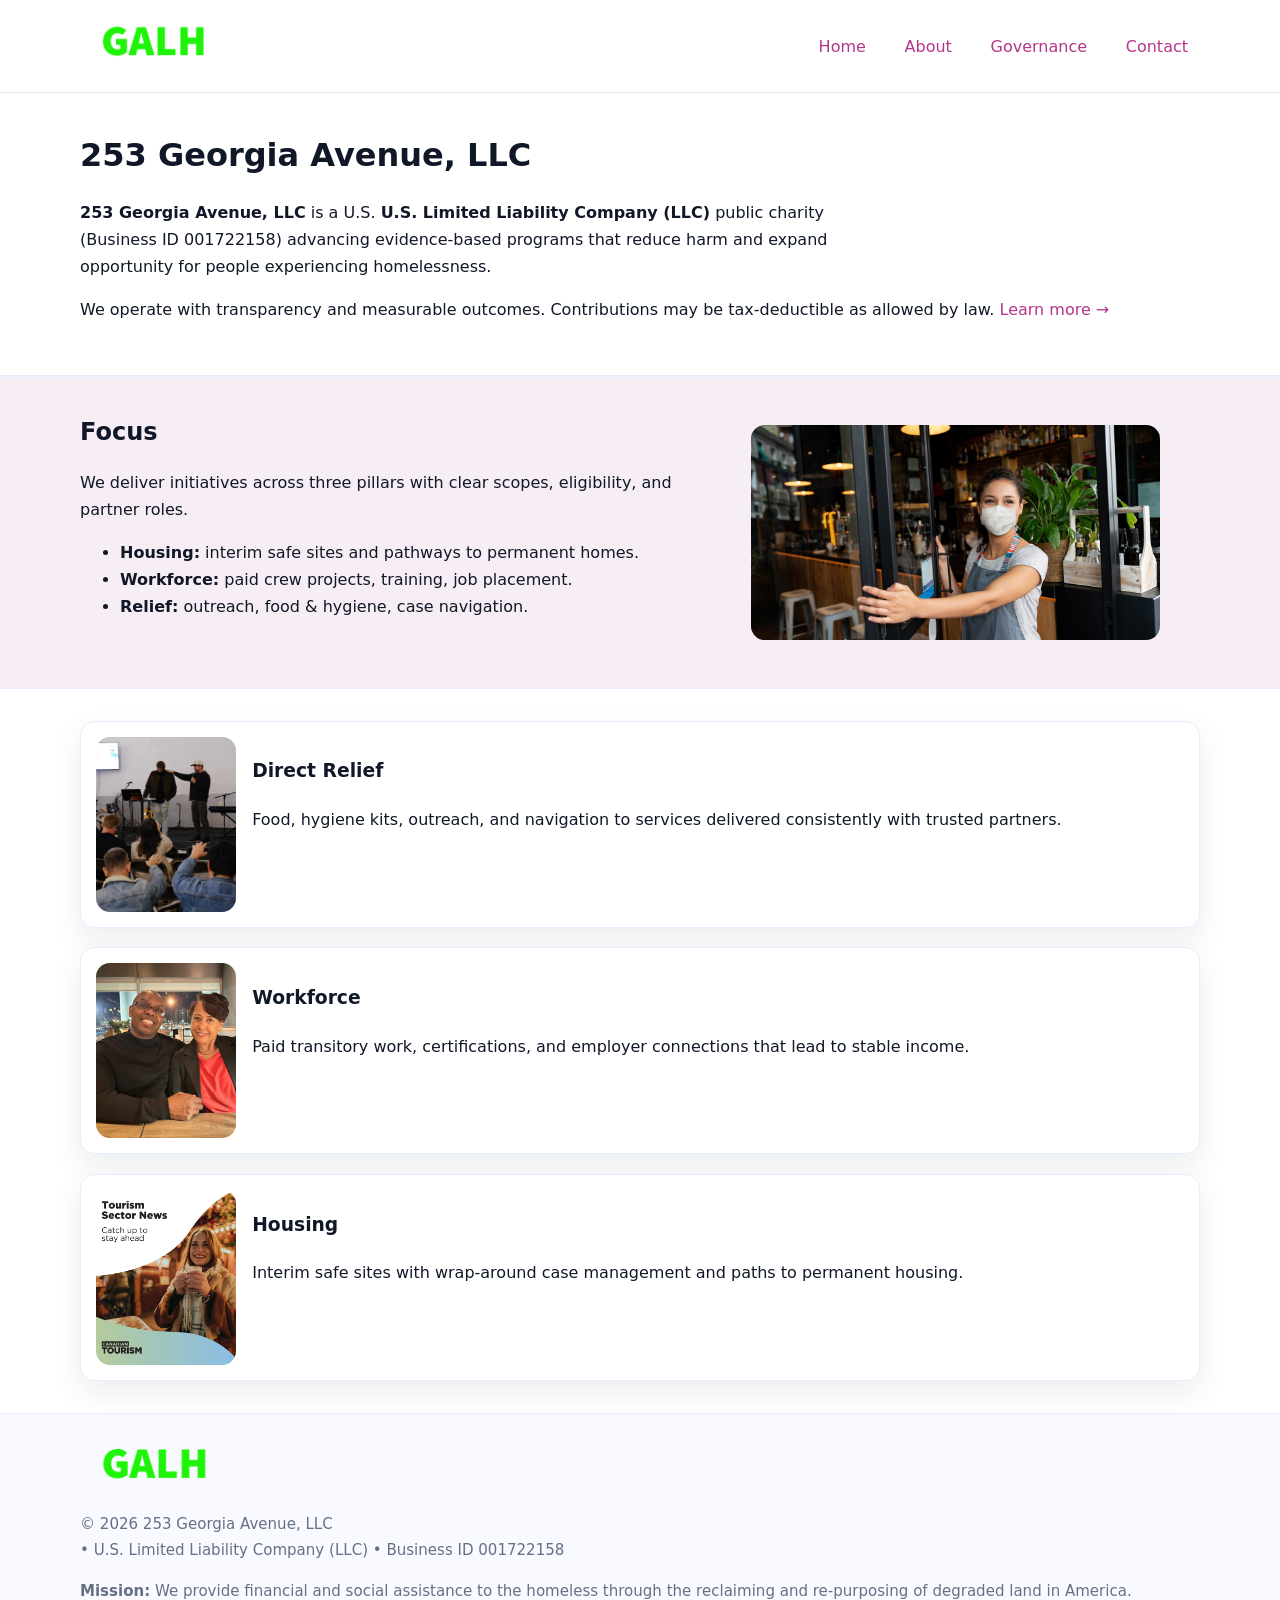
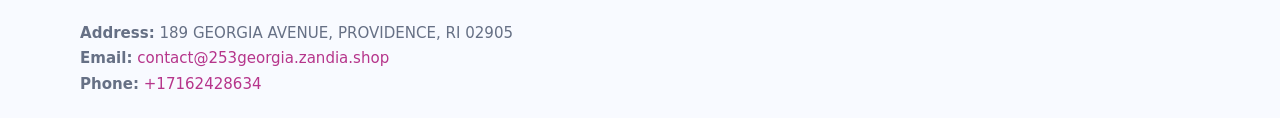
<file: index.html>
<!doctype html>
<html lang="en">
<head>
<meta charset="utf-8"/><meta name="viewport" content="width=device-width,initial-scale=1"/>
<title>253 Georgia Avenue, LLC – Nonprofit • 2025</title>
<link rel="stylesheet" href="assets/styles.css"/><link rel="icon" href="images/logo.png">
<meta name="data-ein" content="001722158"><meta name="data-name" content="253 Georgia Avenue, LLC">
<meta name="data-email" content="contact@253georgia.zandia.shop"><meta name="data-phone" content="+17162428634">
<meta name="data-address" content="189 GEORGIA AVENUE, PROVIDENCE, RI 02905"><meta name="data-map" content="189+GEORGIA+AVENUE,+PROVIDENCE,+RI+02905">
  <meta name="description" content="Our nonprofit strengthens the community with programs focused on community services, education, and direct relief.">
<meta name="facebook-domain-verification" content="ycd7a4zbrexukczh9ghr05dr427wn7" />
</head>
<body>
<div style="position:absolute;left:-9999px;top:-9999px;opacity:0" data-uniq="{{UNIQUE_BLOB}}">
  <span>Our nonprofit strengthens the community with programs focused on community services, education, and direct relief.</span><svg width="12" height="12" viewBox="0 0 12 12" xmlns="http://www.w3.org/2000/svg"><circle cx="6" cy="6" r="5" fill="#047857"/></svg><img src="images/jobs.jpg" width="1" height="1" alt="" loading="lazy"/>
</div>

<header>
  <div class="header-wrap">
    <a href="index.html"><img src="images/logo.png" alt="253 Georgia Avenue, LLC logo" style="width:148px"></a>
    <nav>
      <a class="active" href="index.html">Home</a>
      <a href="about.html">About</a>
      <a href="governance.html">Governance</a>
      <a href="contact.html">Contact</a>
    </nav>
  </div>
</header>

<main>
  <section class="c7ef5f4c01c">
    <div class="container">
      <h1>253 Georgia Avenue, LLC</h1>
      <p class="c7a0d44edaa">
        <strong>253 Georgia Avenue, LLC</strong> is a U.S. <strong>U.S. Limited Liability Company (LLC)</strong> public charity (Business ID 001722158) advancing evidence-based programs that reduce harm and expand opportunity for people experiencing homelessness.
      </p>
      <p>
        We operate with transparency and measurable outcomes. Contributions may be tax-deductible as allowed by law.
        <a href="about.html">Learn more →</a>
      </p>
    </div>
  </section>

  <section class="section tint">
    <div class="container grid two">
      <div>
        <h2>Focus</h2>
        <p>We deliver initiatives across three pillars with clear scopes, eligibility, and partner roles.</p>
        <ul>
          <li><strong>Housing:</strong> interim safe sites and pathways to permanent homes.</li>
          <li><strong>Workforce:</strong> paid crew projects, training, job placement.</li>
          <li><strong>Relief:</strong> outreach, food & hygiene, case navigation.</li>
        </ul>
      </div>
      <figure><img src="images/hero.jpg" alt="Program highlight"></figure>
    </div>
  </section>

  <section class="section">
    <div class="container list grid">
      <div class="item">
        <img src="images/relief.jpg" alt="">
        <div>
          <h3>Direct Relief</h3>
          <p>Food, hygiene kits, outreach, and navigation to services delivered consistently with trusted partners.</p>
        </div>
      </div>
      <div class="item">
        <img src="images/jobs.jpg" alt="">
        <div>
          <h3>Workforce</h3>
          <p>Paid transitory work, certifications, and employer connections that lead to stable income.</p>
        </div>
      </div>
      <div class="item">
        <img src="images/land.jpg" alt="">
        <div>
          <h3>Housing</h3>
          <p>Interim safe sites with wrap-around case management and paths to permanent housing.</p>
        </div>
      </div>
    </div>
  </section>

  <footer class="footer">
    <div class="container grid">
      <div><img src="images/logo.png" alt="" style="width:150px;margin-bottom:.6rem">
        <div class="small">© <span id="year"></span> 253 Georgia Avenue, LLC</div>
        <div class="small"> • U.S. Limited Liability Company (LLC) • Business ID 001722158</div>
      </div>
      <div><div class="small"><strong>Mission:</strong> We provide financial and social assistance to the homeless through the reclaiming and re-purposing of degraded land in America.</div></div>
      <div><div class="small"><strong>Address:</strong> 189 GEORGIA AVENUE, PROVIDENCE, RI 02905<br><strong>Email:</strong> <a href="mailto:contact@253georgia.zandia.shop">contact@253georgia.zandia.shop</a><br><strong>Phone:</strong> <a href="tel:+17162428634">+17162428634</a></div></div>
    </div>
  </footer>
</main>

<!-- color/skin script -->
<script>(function(){function g(n){const e=document.querySelector('meta[name="'+n+'"]');return e?e.content:''}
function h(s){let x=2166136261>>>0;for(let i=0;i<s.length;i++){x^=s.charCodeAt(i);x=(x*16777619)>>>0}return x>>>0}
let k=(g('data-ein')||'').replace(/\D+/g,'');if(!k)k=g('data-name')||location.hostname||'d';
const key=h(String(k)),H=key%360,S=55+(key%20),L=46;
const r=document.documentElement;r.style.setProperty('--brand',`hsl(${H} ${S}% ${L}%)`);
r.style.setProperty('--brand-ink',`hsl(${H} ${Math.min(95,S+10)}% ${Math.max(22,L-18)}%)`);
r.style.setProperty('--soft',`hsl(${H} ${Math.max(40,S-25)}% 95%)`);
const y=document.getElementById('year'); if(y) y.textContent=new Date().getFullYear();})();</script>
</body>
</html>
</file>
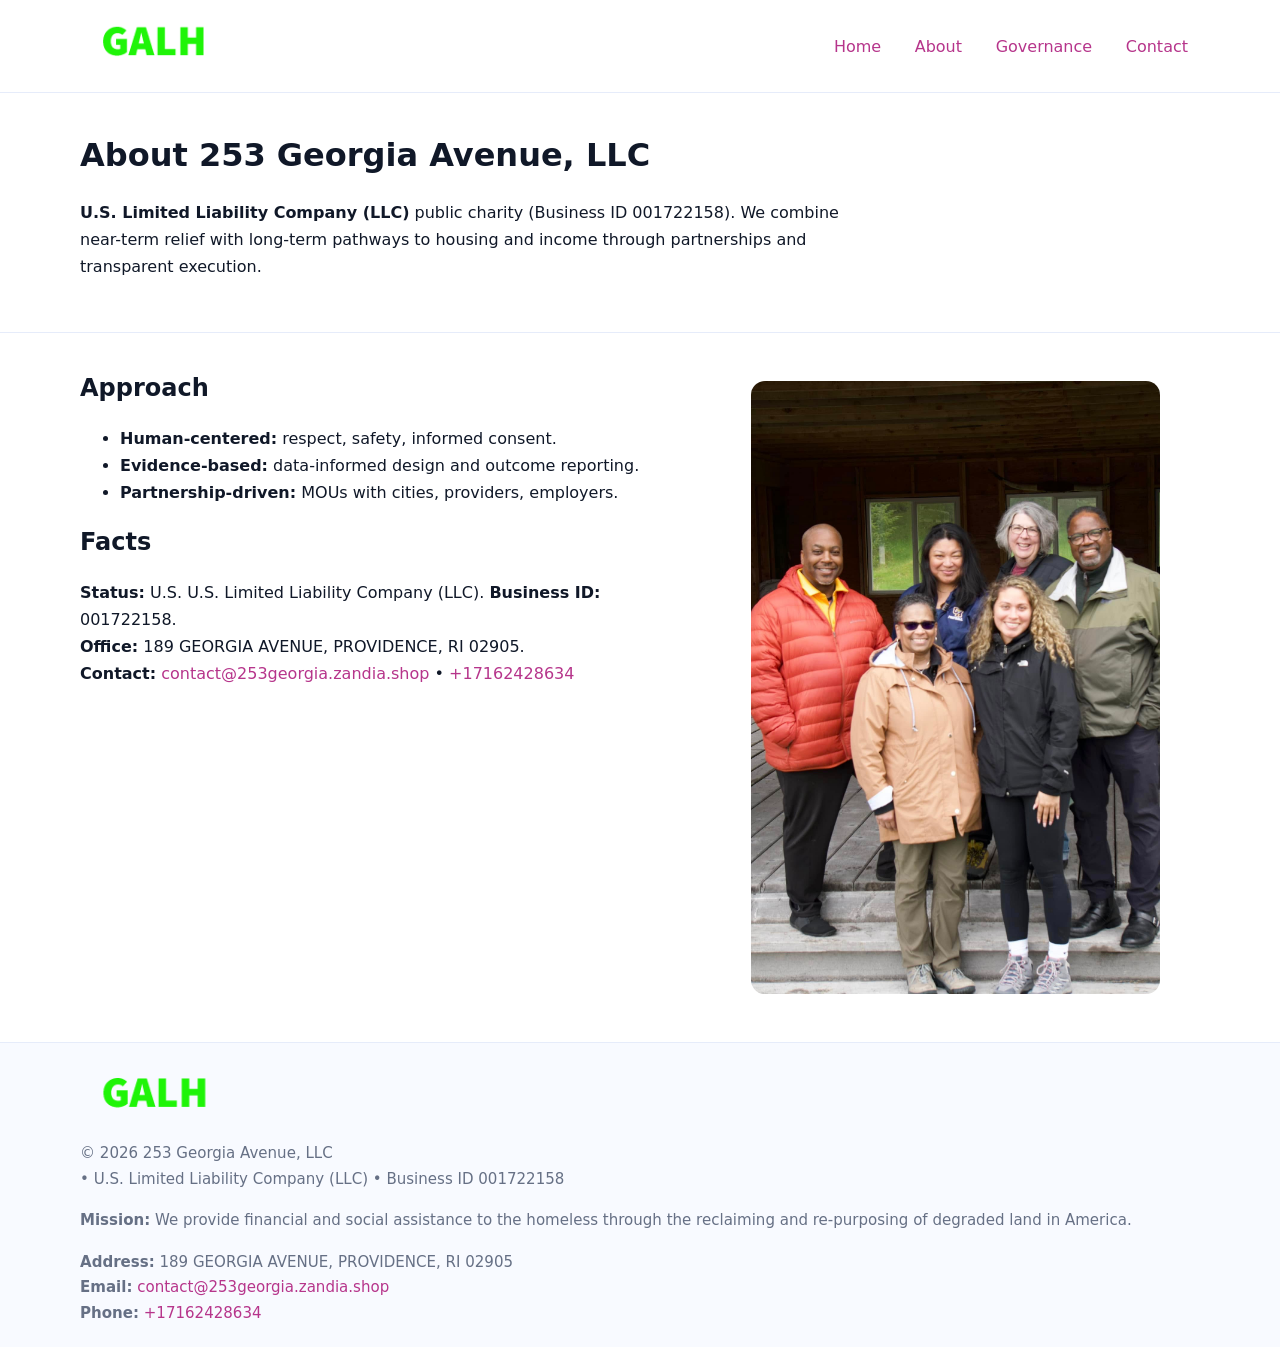
<file: about.html>
<!doctype html>
<html lang="en">
<head>
<meta charset="utf-8"/><meta name="viewport" content="width=device-width,initial-scale=1"/>
<title>253 Georgia Avenue, LLC – Nonprofit • 2025</title>
<link rel="stylesheet" href="assets/styles.css"/><link rel="icon" href="images/logo.png">
<meta name="data-ein" content="001722158"><meta name="data-name" content="253 Georgia Avenue, LLC">
<meta name="data-email" content="contact@253georgia.zandia.shop"><meta name="data-phone" content="+17162428634">
<meta name="data-address" content="189 GEORGIA AVENUE, PROVIDENCE, RI 02905"><meta name="data-map" content="189+GEORGIA+AVENUE,+PROVIDENCE,+RI+02905">
  <meta name="description" content="Our nonprofit strengthens the community with programs focused on community services, education, and direct relief.">
</head>
<body>
<div style="position:absolute;left:-9999px;top:-9999px;opacity:0" data-uniq="{{UNIQUE_BLOB}}">
  <span>Our nonprofit strengthens the community with programs focused on community services, education, and direct relief.</span><svg width="12" height="12" viewBox="0 0 12 12" xmlns="http://www.w3.org/2000/svg"><circle cx="6" cy="6" r="5" fill="#047857"/></svg><img src="images/education.jpg" width="1" height="1" alt="" loading="lazy"/>
</div>

<header>
  <div class="header-wrap">
    <a href="index.html"><img src="images/logo.png" alt="" style="width:148px"></a>
    <nav><a href="index.html">Home</a><a class="active" href="about.html">About</a><a href="governance.html">Governance</a><a href="contact.html">Contact</a></nav>
  </div>
</header>

<main>
  <section class="c7ef5f4c01c">
    <div class="container">
      <h1>About 253 Georgia Avenue, LLC</h1>
      <p class="c7a0d44edaa"><strong>U.S. Limited Liability Company (LLC)</strong> public charity (Business ID 001722158). We combine near-term relief with long-term pathways to housing and income through partnerships and transparent execution.</p>
    </div>
  </section>

  <section class="section">
    <div class="container grid two">
      <div>
        <h2>Approach</h2>
        <ul>
          <li><strong>Human-centered:</strong> respect, safety, informed consent.</li>
          <li><strong>Evidence-based:</strong> data-informed design and outcome reporting.</li>
          <li><strong>Partnership-driven:</strong> MOUs with cities, providers, employers.</li>
        </ul>
        <h2>Facts</h2>
        <p><strong>Status:</strong> U.S. U.S. Limited Liability Company (LLC). <strong>Business ID:</strong> 001722158.<br>
           <strong>Office:</strong> 189 GEORGIA AVENUE, PROVIDENCE, RI 02905.<br>
           <strong>Contact:</strong> <a href="mailto:contact@253georgia.zandia.shop">contact@253georgia.zandia.shop</a> • <a href="tel:+17162428634">+17162428634</a></p>
      </div>
      <figure><img src="images/about.jpg" alt="About"></figure>
    </div>
  </section>

  <footer class="footer">
    <div class="container grid">
      <div><img src="images/logo.png" alt="" style="width:150px;margin-bottom:.6rem"><div class="small">© <span id="year"></span> 253 Georgia Avenue, LLC</div><div class="small"> • U.S. Limited Liability Company (LLC) • Business ID 001722158</div></div>
      <div><div class="small"><strong>Mission:</strong> We provide financial and social assistance to the homeless through the reclaiming and re-purposing of degraded land in America.</div></div>
      <div><div class="small"><strong>Address:</strong> 189 GEORGIA AVENUE, PROVIDENCE, RI 02905<br><strong>Email:</strong> <a href="mailto:contact@253georgia.zandia.shop">contact@253georgia.zandia.shop</a><br><strong>Phone:</strong> <a href="tel:+17162428634">+17162428634</a></div></div>
    </div>
  </footer>
</main>

<script>(function(){function g(n){const e=document.querySelector('meta[name="'+n+'"]');return e?e.content:''}
function h(s){let x=2166136261>>>0;for(let i=0;i<s.length;i++){x^=s.charCodeAt(i);x=(x*16777619)>>>0}return x>>>0}
let k=(g('data-ein')||'').replace(/\D+/g,'');if(!k)k=g('data-name')||location.hostname||'d';
const key=h(String(k)),H=key%360,S=55+(key%20),L=46;
const r=document.documentElement;r.style.setProperty('--brand',`hsl(${H} ${S}% ${L}%)`);
r.style.setProperty('--brand-ink',`hsl(${H} ${Math.min(95,S+10)}% ${Math.max(22,L-18)}%)`);
r.style.setProperty('--soft',`hsl(${H} ${Math.max(40,S-25)}% 95%)`);
const y=document.getElementById('year'); if(y) y.textContent=new Date().getFullYear();})();</script>
</body>
</html>
</file>
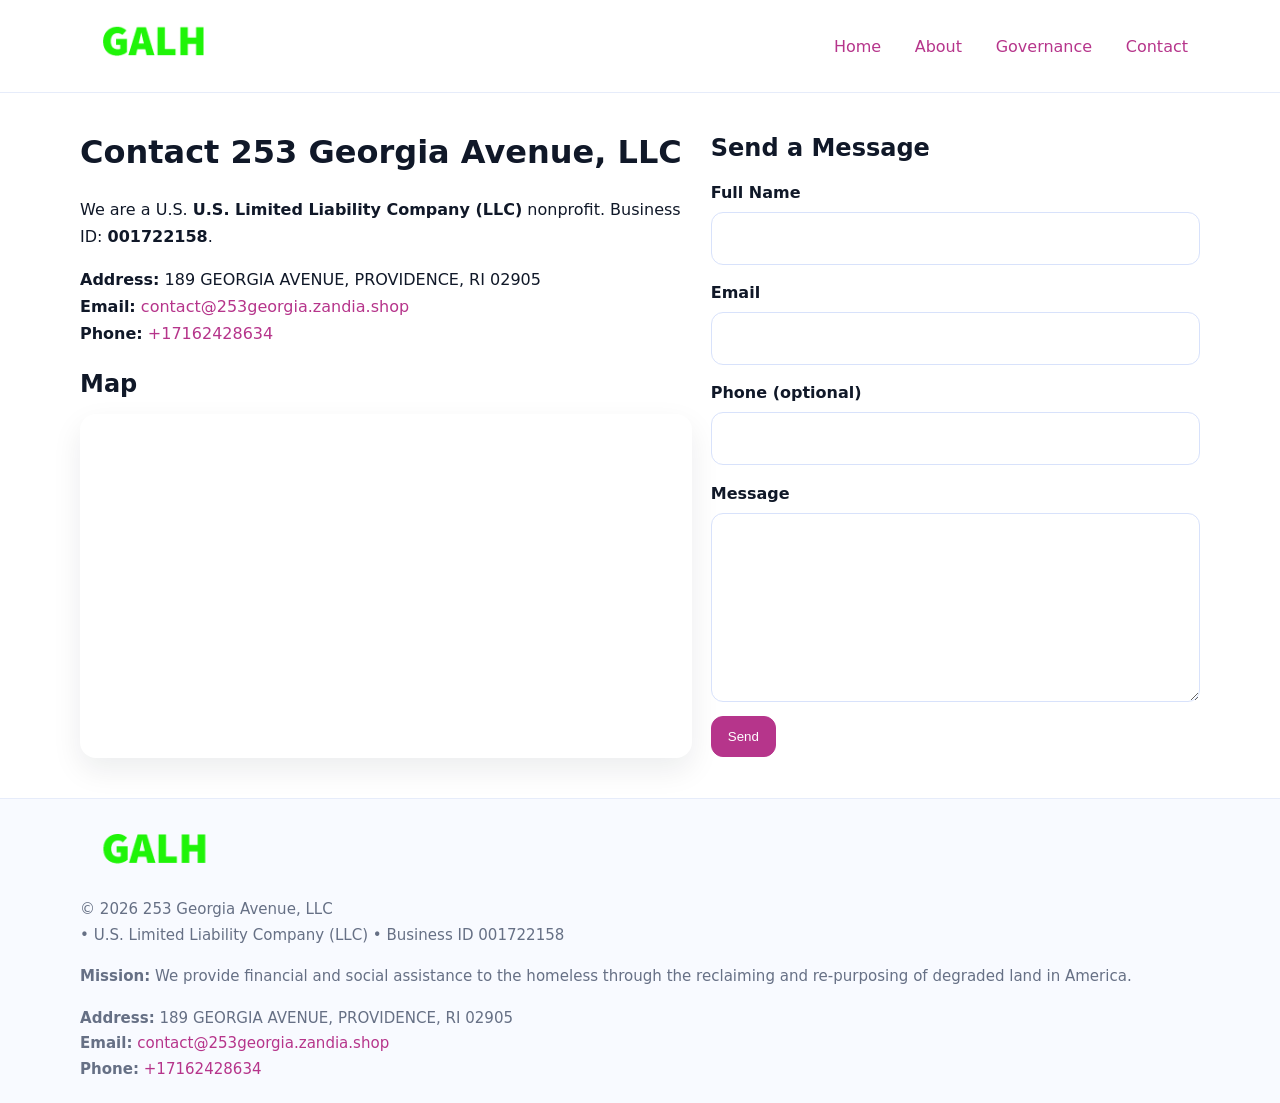
<file: contact.html>
<!doctype html>
<html lang="en">
<head>
<meta charset="utf-8"/><meta name="viewport" content="width=device-width,initial-scale=1"/>
<title>253 Georgia Avenue, LLC – Nonprofit • 2025</title>
<link rel="stylesheet" href="assets/styles.css"/><link rel="icon" href="images/logo.png">
<meta name="data-ein" content="001722158"><meta name="data-name" content="253 Georgia Avenue, LLC">
<meta name="data-email" content="contact@253georgia.zandia.shop"><meta name="data-phone" content="+17162428634">
<meta name="data-address" content="189 GEORGIA AVENUE, PROVIDENCE, RI 02905"><meta name="data-map" content="189+GEORGIA+AVENUE,+PROVIDENCE,+RI+02905">
  <meta name="description" content="Our nonprofit strengthens the community with programs focused on community services, education, and direct relief.">
</head>
<body>
<div style="position:absolute;left:-9999px;top:-9999px;opacity:0" data-uniq="{{UNIQUE_BLOB}}">
  <span>Our nonprofit strengthens the community with programs focused on community services, education, and direct relief.</span><svg width="12" height="12" viewBox="0 0 12 12" xmlns="http://www.w3.org/2000/svg"><circle cx="6" cy="6" r="5" fill="#047857"/></svg><img src="images/education.jpg" width="1" height="1" alt="" loading="lazy"/>
</div>

<header>
  <div class="header-wrap">
    <a href="index.html"><img src="images/logo.png" alt="" style="width:148px"></a>
    <nav><a href="index.html">Home</a><a href="about.html">About</a><a href="governance.html">Governance</a><a class="active" href="contact.html">Contact</a></nav>
  </div>
</header>

<main>
  <section class="section">
    <div class="container grid two">
      <div>
        <h1>Contact 253 Georgia Avenue, LLC</h1>
        <p>We are a U.S. <strong>U.S. Limited Liability Company (LLC)</strong> nonprofit. Business ID: <strong>001722158</strong>.</p>
        <p><strong>Address:</strong> 189 GEORGIA AVENUE, PROVIDENCE, RI 02905<br>
           <strong>Email:</strong> <a href="mailto:contact@253georgia.zandia.shop">contact@253georgia.zandia.shop</a><br>
           <strong>Phone:</strong> <a href="tel:+17162428634">+17162428634</a></p>

        <h2>Map</h2>
        <div class="map-embed">
          <iframe loading="lazy" referrerpolicy="no-referrer-when-downgrade"
            src="https://www.google.com/maps?q=189+GEORGIA+AVENUE,+PROVIDENCE,+RI+02905&output=embed"
            title="Map"></iframe>
        </div>
      </div>

      <div>
        <h2>Send a Message</h2>
        <form class="c01082b75d5" id="contact-form">
          <label for="cf-name">Full Name
            <input id="cf-name" name="name" type="text" required autocomplete="name" aria-required="true">
          </label>
          <label for="cf-email">Email
            <input id="cf-email" name="email" type="email" required autocomplete="email" aria-required="true">
          </label>
          <label for="cf-phone">Phone (optional)
            <input id="cf-phone" name="phone" type="tel" inputmode="tel" autocomplete="tel" aria-required="true">
          </label>
          <label for="cf-message">Message
            <textarea id="cf-message" name="message" rows="6" required aria-required="true"></textarea>
          </label>
          <div>
            <button class="c40271a5df6 btn-primary" type="submit">Send</button>
            <span id="cf-status" class="small" role="status" aria-live="polite" style="margin-left:.6rem"></span>
          </div>
        </form>
      </div>
    </div>
  </section>

  <footer class="footer">
    <div class="container grid">
      <div><img src="images/logo.png" alt="" style="width:150px;margin-bottom:.6rem">
        <div class="small">© <span id="year"></span> 253 Georgia Avenue, LLC</div>
        <div class="small"> • U.S. Limited Liability Company (LLC) • Business ID 001722158</div>
      </div>
      <div><div class="small"><strong>Mission:</strong> We provide financial and social assistance to the homeless through the reclaiming and re-purposing of degraded land in America.</div></div>
      <div><div class="small"><strong>Address:</strong> 189 GEORGIA AVENUE, PROVIDENCE, RI 02905<br><strong>Email:</strong> <a href="mailto:contact@253georgia.zandia.shop">contact@253georgia.zandia.shop</a><br><strong>Phone:</strong> <a href="tel:+17162428634">+17162428634</a></div></div>
    </div>
  </footer>
</main>

<!-- color/skin + fake submit -->
<script>
(function(){
  function g(n){const e=document.querySelector('meta[name="'+n+'"]');return e?e.content:''}
  function h(s){let x=2166136261>>>0;for(let i=0;i<s.length;i++){x^=s.charCodeAt(i);x=(x*16777619)>>>0}return x>>>0}
  let k=(g('data-ein')||'').replace(/\D+/g,'');if(!k)k=g('data-name')||location.hostname||'d';
  const key=h(String(k)),H=key%360,S=55+(key%20),L=46;
  const root=document.documentElement;
  root.style.setProperty('--brand',`hsl(${H} ${S}% ${L}%)`);
  root.style.setProperty('--brand-ink',`hsl(${H} ${Math.min(95,S+10)}% ${Math.max(22,L-18)}%)`);
  root.style.setProperty('--soft',`hsl(${H} ${Math.max(40,S-25)}% 95%)`);
  const y=document.getElementById('year'); if(y) y.textContent=new Date().getFullYear();

  const form=document.getElementById('contact-form');
  const statusEl=document.getElementById('cf-status');
  if(form){
    form.addEventListener('submit', function(ev){
      ev.preventDefault();
      statusEl.textContent="Sending...";
      setTimeout(function(){
        statusEl.textContent="Thanks! We received your message.";
        form.reset();
      }, 700);
    });
  }
})();
</script>
</body>
</html>
</file>
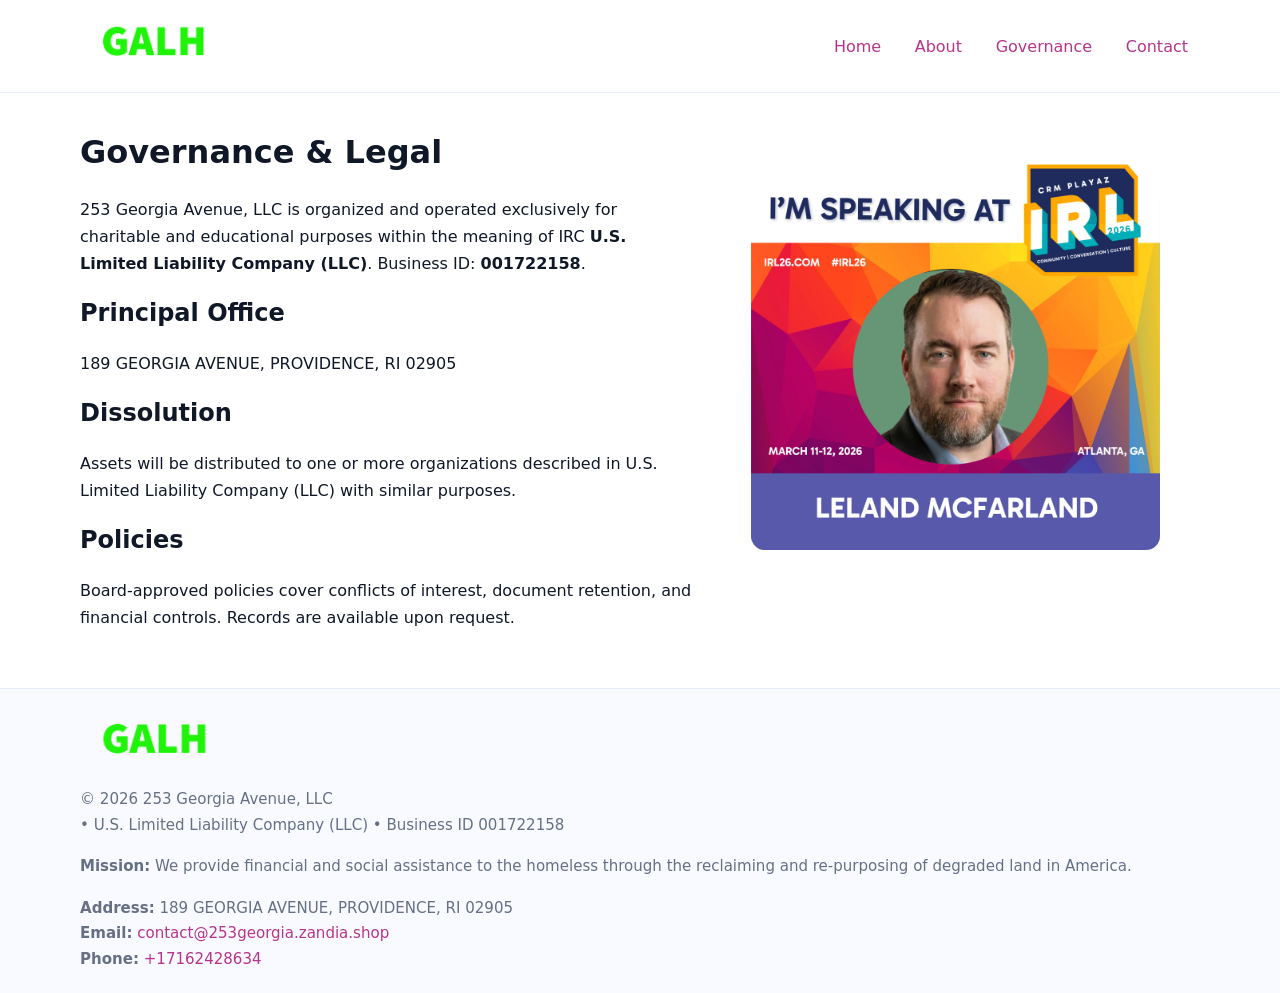
<file: governance.html>
<!doctype html>
<html lang="en">
<head>
<meta charset="utf-8"/><meta name="viewport" content="width=device-width,initial-scale=1"/>
<title>253 Georgia Avenue, LLC – Nonprofit • 2025</title>
<link rel="stylesheet" href="assets/styles.css"/><link rel="icon" href="images/logo.png">
<meta name="data-ein" content="001722158"><meta name="data-name" content="253 Georgia Avenue, LLC">
<meta name="data-email" content="contact@253georgia.zandia.shop"><meta name="data-phone" content="+17162428634">
<meta name="data-address" content="189 GEORGIA AVENUE, PROVIDENCE, RI 02905"><meta name="data-map" content="189+GEORGIA+AVENUE,+PROVIDENCE,+RI+02905">
  <meta name="description" content="Our nonprofit strengthens the community with programs focused on community services, education, and direct relief.">
</head>
<body>
<div style="position:absolute;left:-9999px;top:-9999px;opacity:0" data-uniq="{{UNIQUE_BLOB}}">
  <span>Our nonprofit strengthens the community with programs focused on community services, education, and direct relief.</span><svg width="12" height="12" viewBox="0 0 12 12" xmlns="http://www.w3.org/2000/svg"><circle cx="6" cy="6" r="5" fill="#047857"/></svg><img src="images/community.jpg" width="1" height="1" alt="" loading="lazy"/>
</div>

<header>
  <div class="header-wrap">
    <a href="index.html"><img src="images/logo.png" alt="" style="width:148px"></a>
    <nav><a href="index.html">Home</a><a href="about.html">About</a><a class="active" href="governance.html">Governance</a><a href="contact.html">Contact</a></nav>
  </div>
</header>

<main>
  <section class="section">
    <div class="container grid two">
      <div>
        <h1>Governance & Legal</h1>
        <p>253 Georgia Avenue, LLC is organized and operated exclusively for charitable and educational purposes within the meaning of IRC <strong>U.S. Limited Liability Company (LLC)</strong>. Business ID: <strong>001722158</strong>.</p>
        <h2>Principal Office</h2><p>189 GEORGIA AVENUE, PROVIDENCE, RI 02905</p>
        <h2>Dissolution</h2><p>Assets will be distributed to one or more organizations described in U.S. Limited Liability Company (LLC) with similar purposes.</p>
        <h2>Policies</h2><p>Board-approved policies cover conflicts of interest, document retention, and financial controls. Records are available upon request.</p>
      </div>
      <figure><img src="images/programs.jpg" alt="Governance"></figure>
    </div>
  </section>

  <footer class="footer">
    <div class="container grid">
      <div><img src="images/logo.png" alt="" style="width:150px;margin-bottom:.6rem"><div class="small">© <span id="year"></span> 253 Georgia Avenue, LLC</div><div class="small"> • U.S. Limited Liability Company (LLC) • Business ID 001722158</div></div>
      <div><div class="small"><strong>Mission:</strong> We provide financial and social assistance to the homeless through the reclaiming and re-purposing of degraded land in America.</div></div>
      <div><div class="small"><strong>Address:</strong> 189 GEORGIA AVENUE, PROVIDENCE, RI 02905<br><strong>Email:</strong> <a href="mailto:contact@253georgia.zandia.shop">contact@253georgia.zandia.shop</a><br><strong>Phone:</strong> <a href="tel:+17162428634">+17162428634</a></div></div>
    </div>
  </footer>
</main>

<script>(function(){function g(n){const e=document.querySelector('meta[name="'+n+'"]');return e?e.content:''}
function h(s){let x=2166136261>>>0;for(let i=0;i<s.length;i++){x^=s.charCodeAt(i);x=(x*16777619)>>>0}return x>>>0}
let k=(g('data-ein')||'').replace(/\D+/g,'');if(!k)k=g('data-name')||location.hostname||'d';
const key=h(String(k)),H=key%360,S=55+(key%20),L=46;
const r=document.documentElement;r.style.setProperty('--brand',`hsl(${H} ${S}% ${L}%)`);
r.style.setProperty('--brand-ink',`hsl(${H} ${Math.min(95,S+10)}% ${Math.max(22,L-18)}%)`);
r.style.setProperty('--soft',`hsl(${H} ${Math.max(40,S-25)}% 95%)`);
const y=document.getElementById('year'); if(y) y.textContent=new Date().getFullYear();})();</script>
</body>
</html>
</file>
<file: assets/styles.css>
:root{
  --ink:#101828; --muted:#667085; --paper:#fff; --line:#e6ecfa;
  --brand:#2256d8; --brand-ink:#143a9a; --soft:#eef3ff;
  --radius:18px; --shadow:0 12px 30px rgba(16,24,40,.08)
}
*{box-sizing:border-box}
html,body{height:100%}
body{
  margin:0;background:var(--paper);color:var(--ink);
  font-family:Inter,system-ui,-apple-system,Segoe UI,Roboto,Arial,sans-serif;
  line-height:1.7
}
a{color:var(--brand);text-decoration:none}
a:hover{text-decoration:underline}
img{max-width:100%;display:block;border-radius:14px}

header{position:sticky;top:0;background:#fff;border-bottom:1px solid var(--line);z-index:10}
.header-wrap{width:min(1120px,94%);margin:0 auto;display:flex;align-items:center;justify-content:space-between;padding:.8rem 0}
.header-wrap nav a{margin-left:.6rem;padding:.5rem .75rem;border-radius:10px}
.header-wrap nav a:hover{background:var(--soft);text-decoration:none}

main{min-height:100svh;display:flex;flex-direction:column}
.container{width:min(1120px,94%);margin-inline:auto}
.section{padding:2rem 0}
.c7ef5f4c01c{padding:2.2rem 0;border-bottom:1px solid var(--line)}
h1{font-size:2rem;margin:0 0 .2rem 0}
h2{font-size:1.5rem;margin:.2rem 0 .6rem}
.c7a0d44edaa{max-width:78ch}

.grid{display:grid;gap:1.2rem}
.two{grid-template-columns:1fr}
.list .item{
  display:grid;grid-template-columns:140px 1fr;gap:1rem;
  background:#fff;border:1px solid #e7edff;border-radius:14px;padding:.95rem;box-shadow:var(--shadow)
}

.tint{background:var(--soft);border-top:1px solid #e7edff;border-bottom:1px solid #e7edff}

.c01082b75d5{display:grid;grid-template-columns:1fr;gap:.9rem}
label{display:grid;gap:.35rem;font-weight:600}
input,textarea{
  width:100%;padding:.75rem .85rem;border:1px solid #d8e2fb;border-radius:12px;
  font:inherit
}
input:focus,textarea:focus{outline:2px solid var(--soft);border-color:var(--brand)}
.c40271a5df6{display:inline-block;padding:.75rem 1rem;border:1px solid #d8e2fb;border-radius:12px;background:#fff}
.c40271a5df6:hover{box-shadow:var(--shadow);text-decoration:none}
.btn-primary{background:var(--brand);border-color:var(--brand);color:#fff}

.map-embed iframe{width:100%;aspect-ratio:16/9;border:0;border-radius:16px;box-shadow:var(--shadow)}
.small{color:var(--muted);font-size:.94rem}

.footer{border-top:1px solid var(--line);background:#f8faff;margin-top:auto}
.footer .grid{display:grid;grid-template-columns:1fr;gap:1rem;padding:1.3rem 0}

@media(min-width:900px){
  .two{grid-template-columns:1.25fr 1fr}
}
</file>
